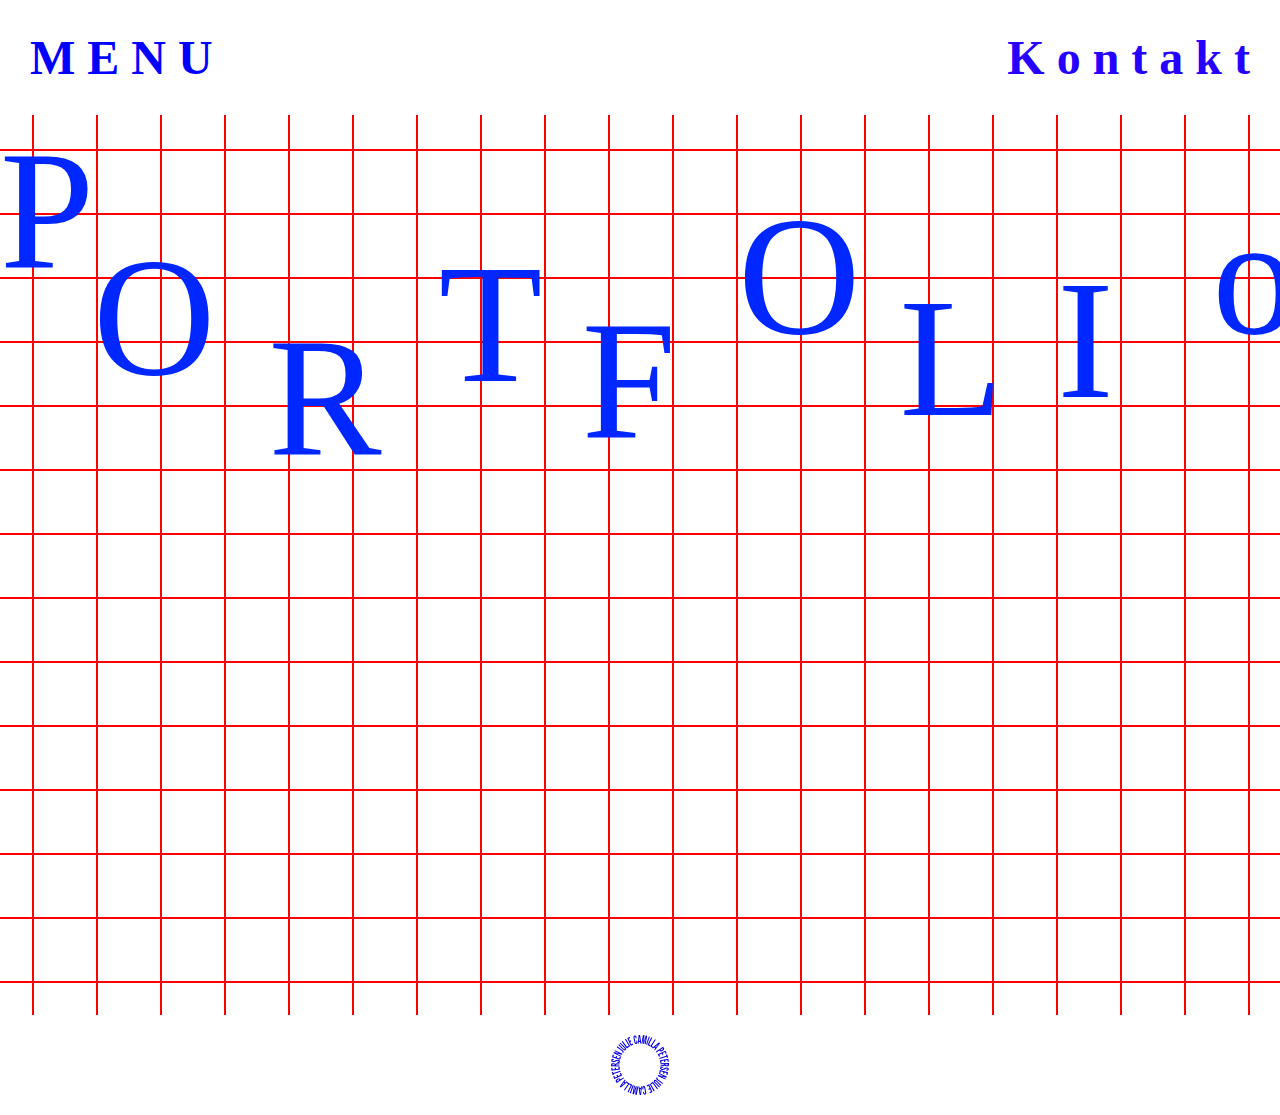
<file: index.html>
<!DOCTYPE html>
<html lang="en">
  <head>
    <meta charset="UTF-8" />
    <meta http-equiv="X-UA-Compatible" content="IE=edge" />
    <meta name="viewport" content="width=device-width, initial-scale=1.0" />
    <link rel="stylesheet" href="allesider.css" />
    <link rel="stylesheet" href="forside.css" />

    <title>JULIE CP</title>

    <link rel="icon" type="image/svg+xml" href="img/favicon.svg" />
    <link rel="icon" type="image/png" href="img/favicon.png" />
  </head>
  <body>
    <!-- Header med links -->
    <header>
      <nav>
        <!-- <ul class="links">
          <li><a href="index.html">Forside</a></li>
          <li><a href="om.html">Om mig</a></li>
          <li><a href="projekter.html">Projekter</a></li>
        </ul> -->
        <!-- The overlay -->
        <div id="myNav" class="overlay">
          <!-- Button to close the overlay navigation -->
          <a href="javascript:void(0)" class="closebtn" onclick="closeNav()"
            >&times;</a
          >

          <!-- Overlay content -->
          <div class="overlay-content">
            <a href="index.html">F o r s i d e</a>
            <a href="om.html">O m m i g</a>
            <a href="projekter.html">P r o j e k t e r</a>
          </div>
        </div>

        <!-- Use any element to open/show the overlay navigation menu -->
        <div id="om_menu">
          <span onclick="openNav()">M E N U</span>
          <div class="kontakt_knap">
            <a href="https://linktr.ee/juliecp">K o n t a k t</a>
          </div>
        </div>
      </nav>
    </header>

    <main>
      <!-- Splash-section -->
      <section id="splash"><img src="img/portfolio.svg" alt="" /></section>

      <!-- Section med tekst-->
    </main>
    <section>
      <footer>
        <div class="logo">
          <img src="img/footer_blue.svg" alt="" />
        </div>
      </footer>
    </section>

    <script src="allesider.js"></script>
  </body>
</html>
</file>
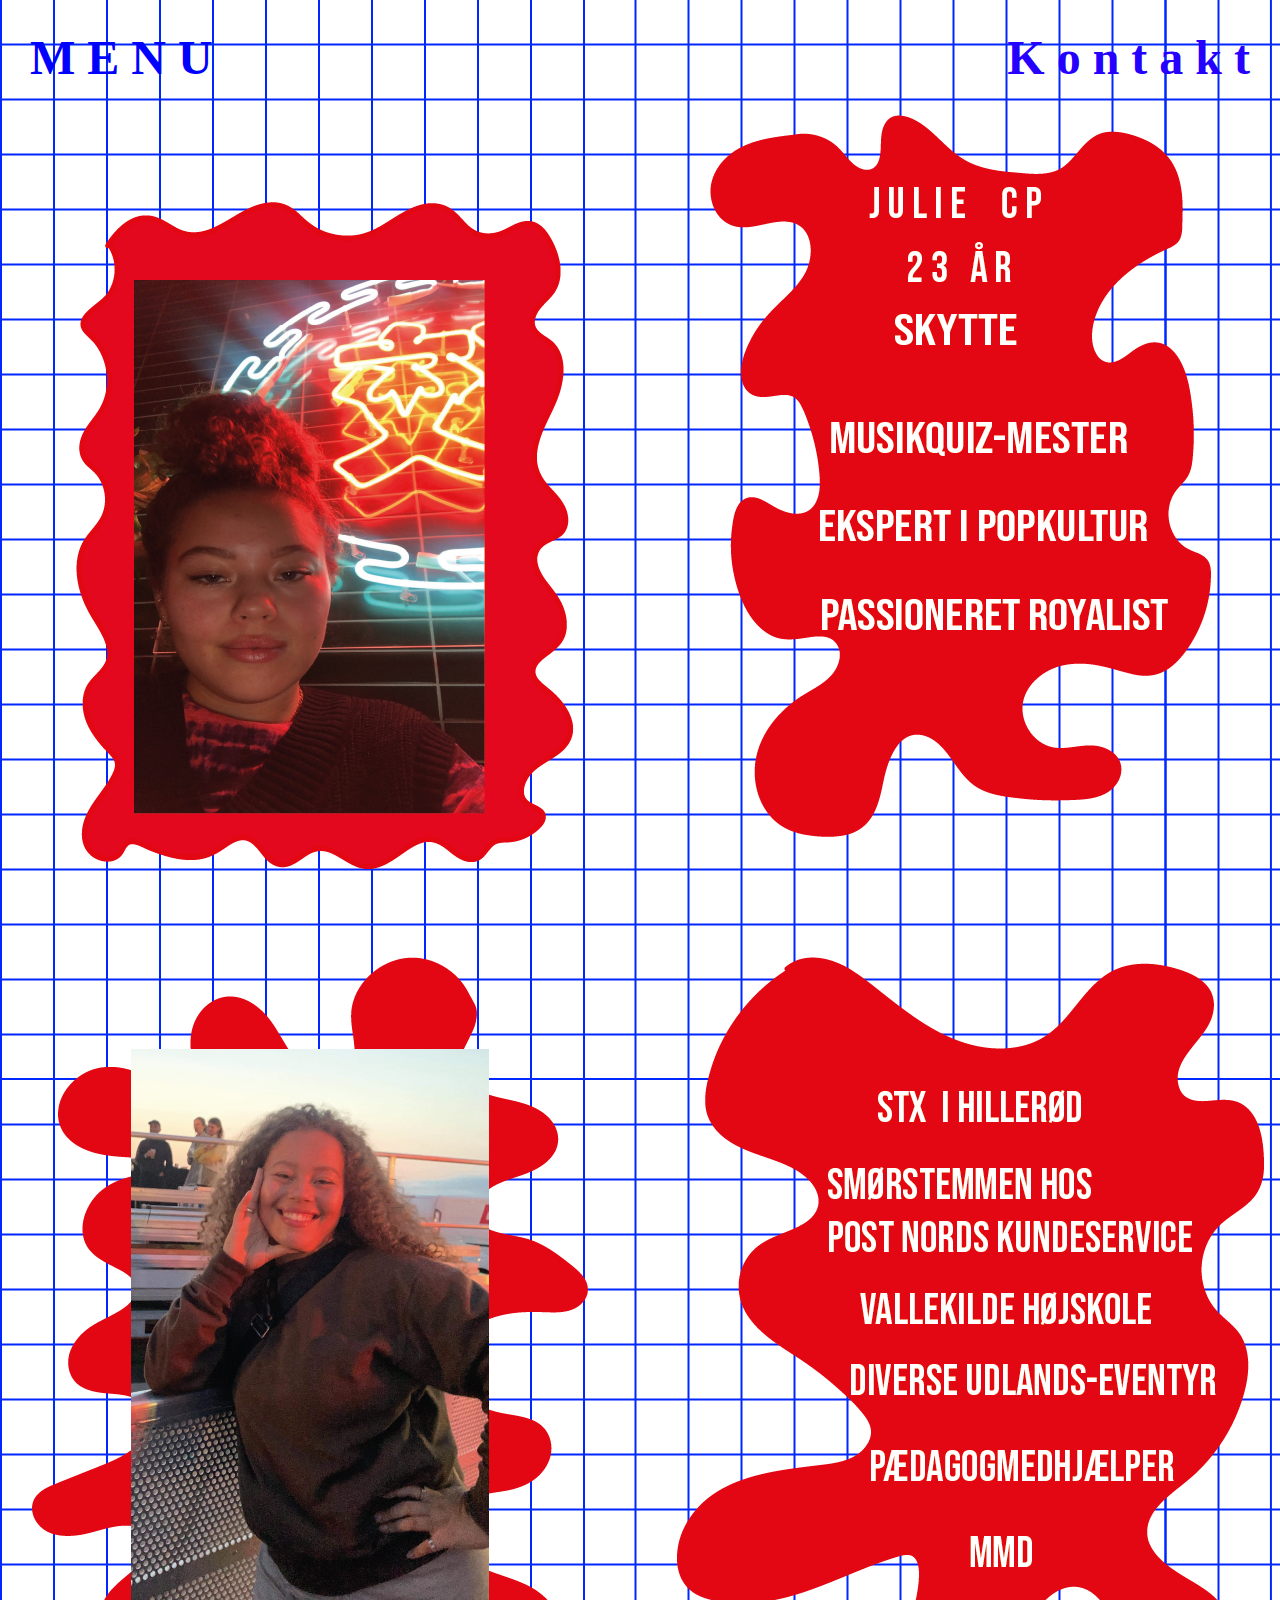
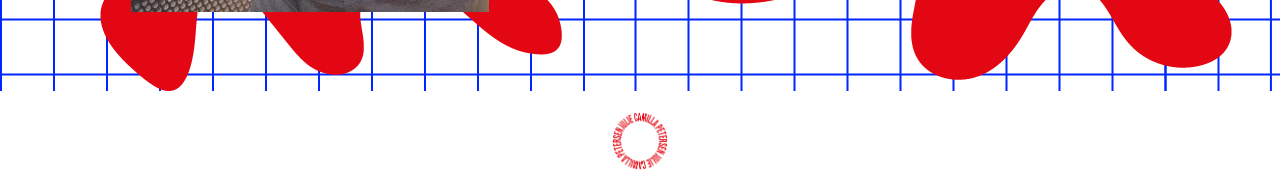
<file: om.html>
<!DOCTYPE html>
<html lang="en">
  <head>
    <meta charset="UTF-8" />
    <meta http-equiv="X-UA-Compatible" content="IE=edge" />
    <meta name="viewport" content="width=device-width, initial-scale=1.0" />
    <title>Om mig</title>

    <link rel="stylesheet" href="allesider.css" />
    <link rel="stylesheet" href="om.css" />
    <link rel="icon" type="image/svg+xml" href="img/favicon.svg" />
    <link rel="icon" type="image/png" href="img/favicon.png" />
  </head>
  <body>
    <header>
      <nav>
        <!-- <ul class="links">
          <li><a href="index.html">Forside</a></li>
          <li><a href="om.html">Om mig</a></li>
          <li><a href="projekter.html">Projekter</a></li>
        </ul> -->
        <!-- The overlay -->
        <div id="myNav" class="overlay">
          <!-- Button to close the overlay navigation -->
          <a href="javascript:void(0)" class="closebtn" onclick="closeNav()"
            >&times;</a
          >

          <!-- Overlay content -->
          <div class="overlay-content">
            <a href="index.html">Forside</a>
            <a href="om.html">Om mig</a>
            <a href="projekter.html">Projekter</a>
          </div>
        </div>

        <!-- Use any element to open/show the overlay navigation menu -->
        <div id="om_menu">
          <span onclick="openNav()">M E N U</span>
          <div class="kontakt_knap">
            <a href="https://linktr.ee/juliecp">K o n t a k t</a>
          </div>
        </div>
      </nav>
    </header>

    <main>
      <section id="top">
        <img class="zoom" src="img/om_pic_top.png" alt="" />
        <img class="zoom" src="img/om_txt_top.png" alt="" />
      </section>
      <section id="bottom">
        <img class="zoom" src="img/om_pic_bottom.png" alt="" />
        <img class="zoom" src="img/om_txt_bottom.png" alt="" />
      </section>
    </main>
    <section>
      <footer>
        <div class="logo">
          <img src="img/footer.png" alt="" />
        </div>
      </footer>
    </section>
    <script src="allesider.js"></script>
  </body>
</html>
</file>
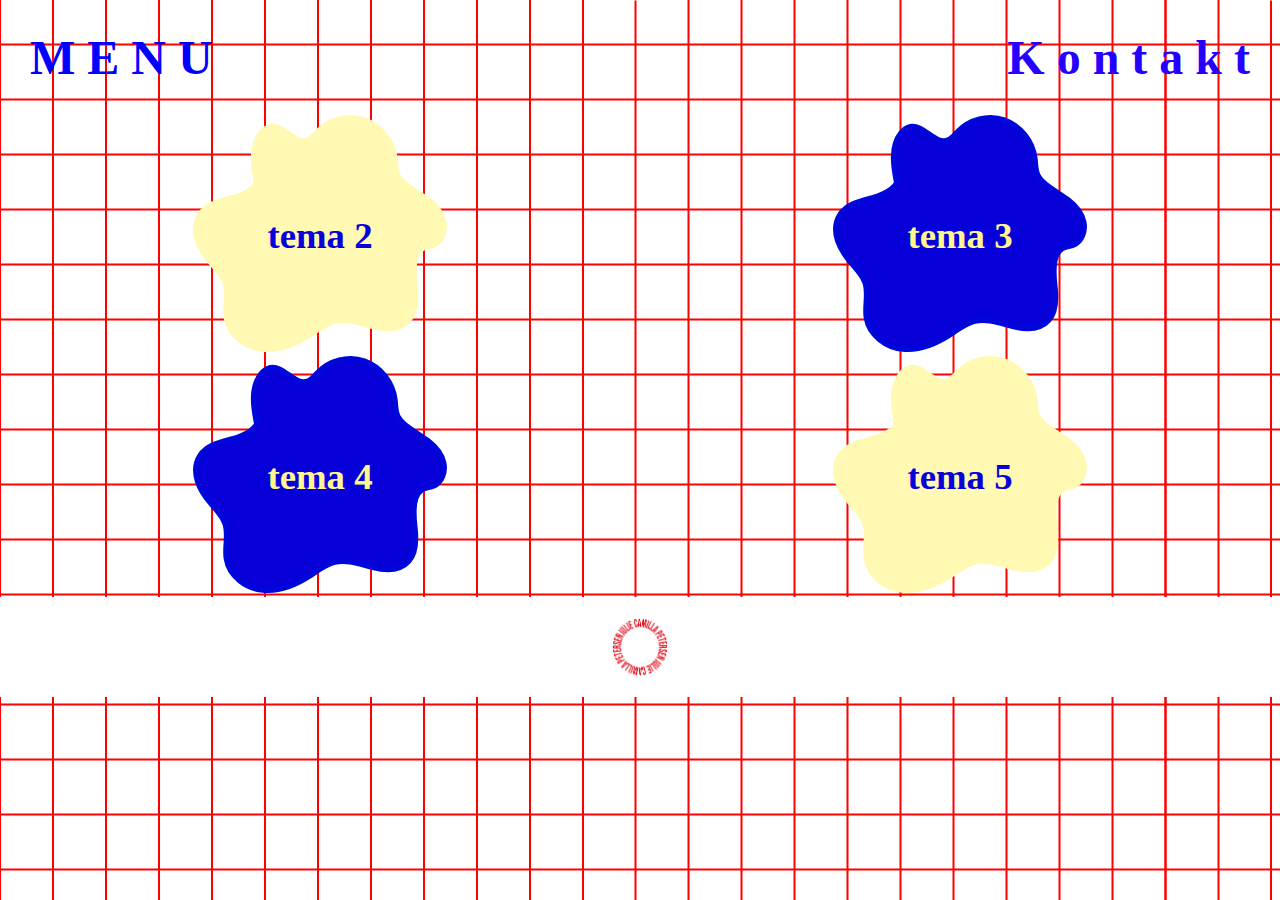
<file: projekter.html>
<!DOCTYPE html>
<html lang="en">
  <head>
    <meta charset="UTF-8" />
    <meta http-equiv="X-UA-Compatible" content="IE=edge" />
    <meta name="viewport" content="width=device-width, initial-scale=1.0" />
    <title>Om mig</title>
    <link rel="stylesheet" href="allesider.css" />
    <link rel="stylesheet" href="projekter.css" />
    <link rel="icon" type="image/svg+xml" href="img/favicon.svg" />
    <link rel="icon" type="image/png" href="img/favicon.png" />
  </head>
  <body>
    <header>
      <nav>
        <!-- The overlay -->
        <div id="myNav" class="overlay">
          <!-- Button to close the overlay navigation -->
          <a href="javascript:void(0)" class="closebtn" onclick="closeNav()"
            >&times;</a
          >

          <!-- Overlay content -->
          <div class="overlay-content">
            <a href="index.html">Forside</a>
            <a href="om.html">Om mig</a>
            <a href="projekter.html">Projekter</a>
          </div>
        </div>

        <!-- Use any element to open/show the overlay navigation menu -->
        <div id="om_menu">
          <span onclick="openNav()">M E N U</span>
          <div class="kontakt_knap">
            <a href="https://linktr.ee/juliecp">K o n t a k t</a>
          </div>
        </div>
      </nav>
    </header>

    <main>
      <!-- <section id="section1">
        <div class="img1">
          <img src="img/img2.png" alt="" />
          <div class="overlay">
            <div class="text">
              <button><a href="">Klik her</a></button>
            </div>
          </div>
        </div>
        <div class="text1"></div>
      </section> -->
      <section id="top">
        <section id="section2">
          <div class="knap2">
            <img src="img/gul_knap.svg" alt="" style="width: 100%" />
            <a href="tema2.html" class="btn">tema 2</a>
          </div>
        </section>

        <section id="section3">
          <div class="knap3">
            <img src="img/blaa_knap.svg" alt="" style="width: 100%" />

            <a class="btn" href="tema3.html">tema 3</a>
          </div>
        </section>
      </section>

      <section id="bottom">
        <section id="section4">
          <div class="knap4">
            <img src="img/blaa_knap.svg" alt="" style="width: 100%" />
            <a class="btn" href="tema4.html">tema 4</a>
          </div>
        </section>

        <section id="section5">
          <div class="knap5">
            <img src="img/gul_knap.svg" alt="" style="width: 100%" />
            <a class="btn" href="tema5.html">tema 5</a>
          </div>
        </section>
      </section>
    </main>
    <section>
      <footer>
        <div class="logo">
          <img src="img/footer.png" alt="" />
        </div>
      </footer>
    </section>
    <script src="allesider.js"></script>
  </body>
</html>
</file>
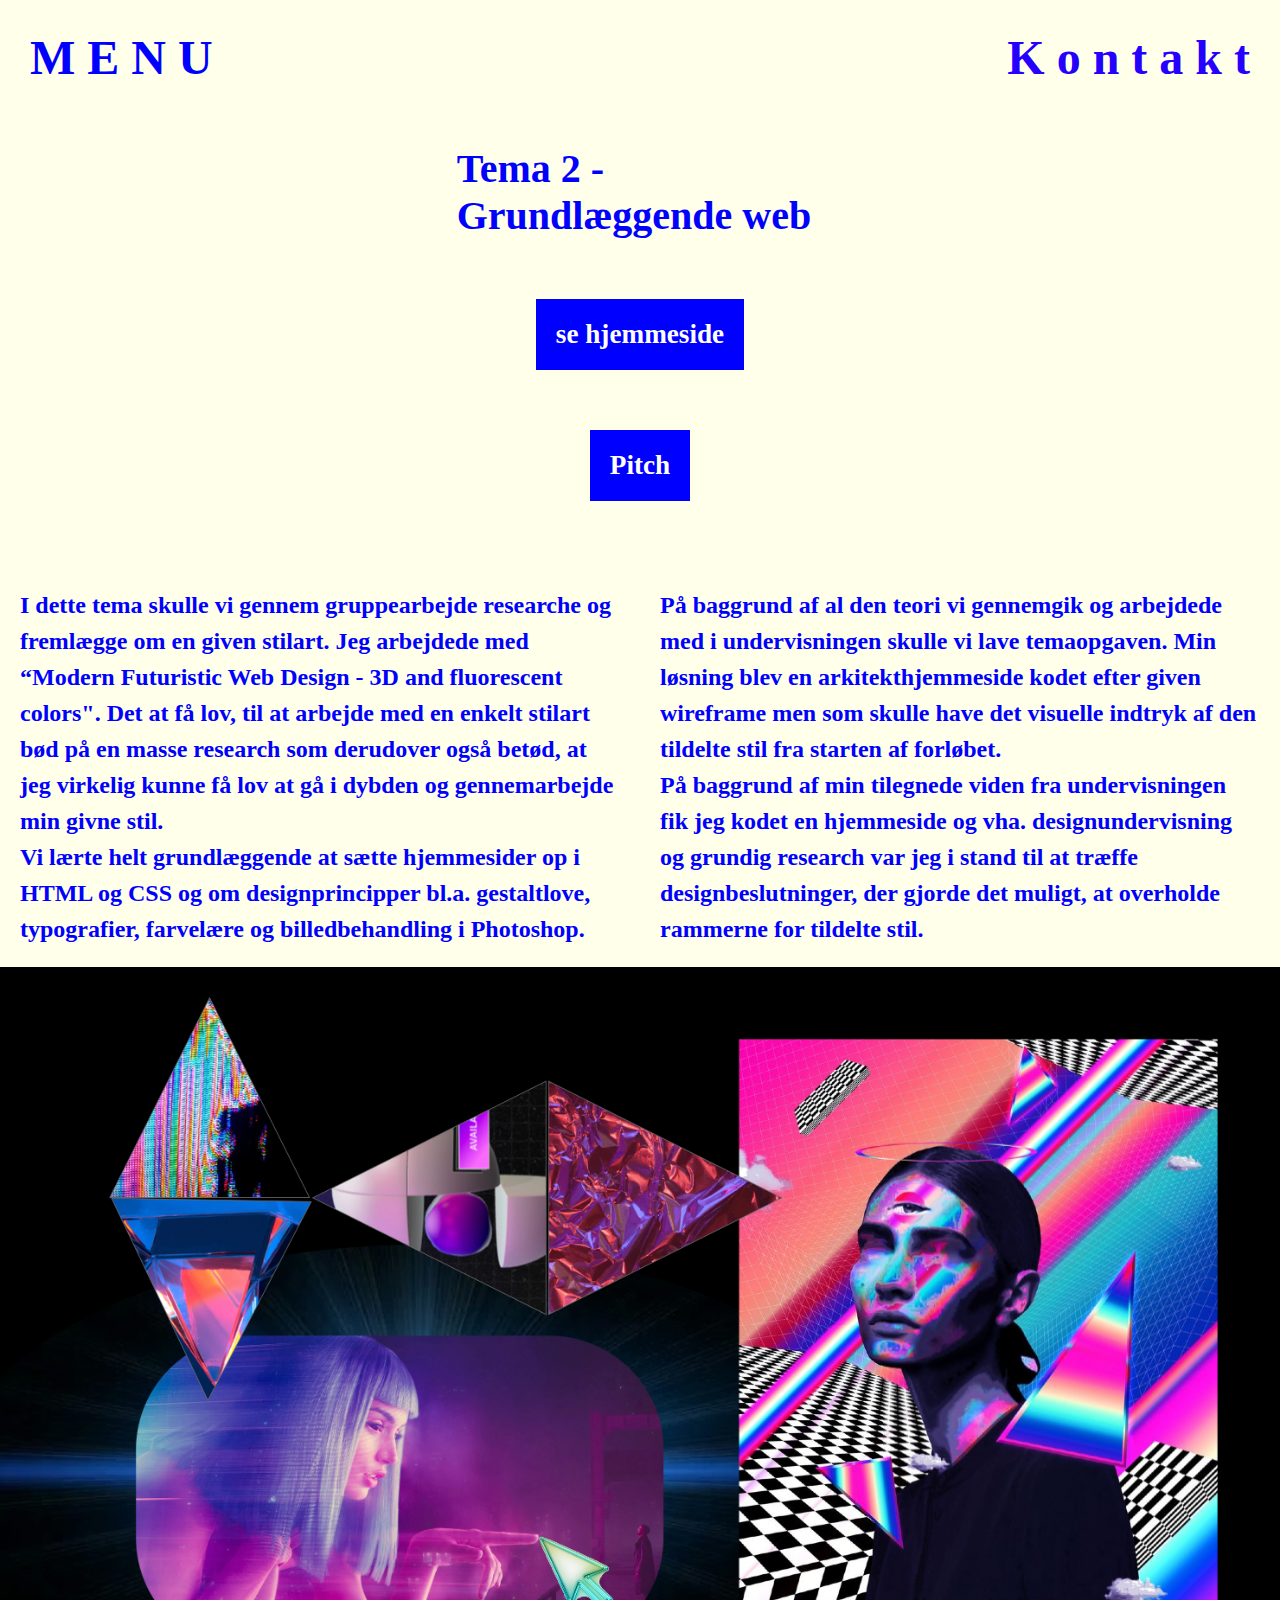
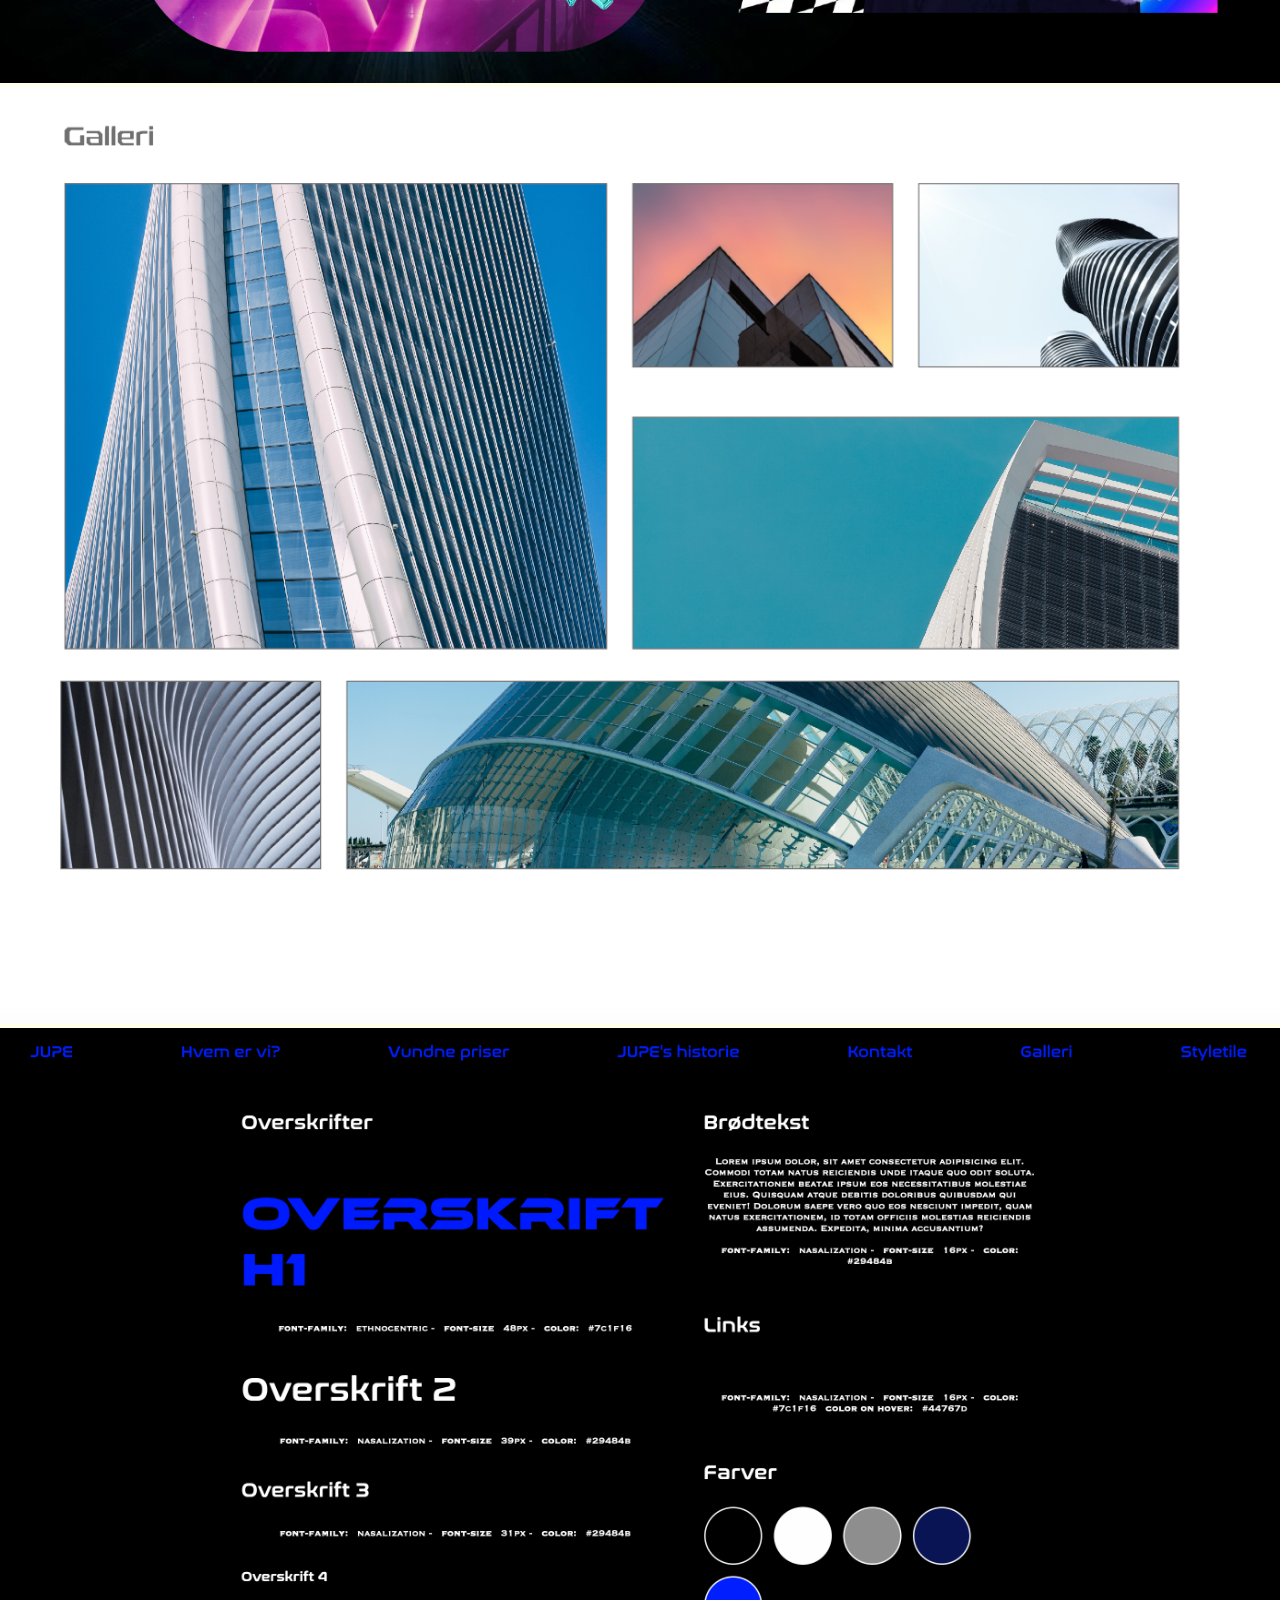
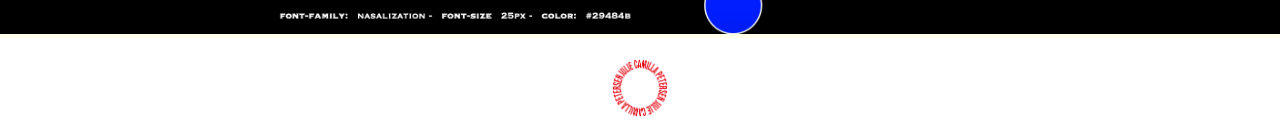
<file: tema2.html>
<!DOCTYPE html>
<html lang="en">
  <head>
    <meta charset="UTF-8" />
    <meta http-equiv="X-UA-Compatible" content="IE=edge" />
    <meta name="viewport" content="width=device-width, initial-scale=1.0" />
    <title>TEMA 2</title>
    <link rel="stylesheet" href="allesider.css" />
    <link rel="stylesheet" href="tema2.css" />
    <link rel="icon" type="image/svg+xml" href="img/favicon.svg" />
    <link rel="icon" type="image/png" href="img/favicon.png" />
  </head>
  <body>
    <!-- Header med links -->
    <header>
      <nav>
        <!-- The overlay -->
        <div id="myNav" class="overlay">
          <!-- Button to close the overlay navigation -->
          <a href="javascript:void(0)" class="closebtn" onclick="closeNav()"
            >&times;</a
          >

          <!-- Overlay content -->
          <div class="overlay-content">
            <a href="index.html">F o r s i d e</a>
            <a href="om.html">O m m i g</a>
            <a href="projekter.html">P r o j e k t e r</a>
          </div>
        </div>

        <!-- Use any element to open/show the overlay navigation menu -->
        <div id="om_menu">
          <span onclick="openNav()">M E N U</span>
          <div class="kontakt_knap">
            <a href="https://linktr.ee/juliecp">K o n t a k t</a>
          </div>
        </div>
      </nav>
    </header>

    <main>
      <section id="overskrift">
        <div class="overskrift">
          <h1>Tema 2 - Grundlæggende web</h1>
          <a
            class="btn"
            href="http://juliecp.dk/kea/02_web/04_responsive/responsive_v2/"
            >se hjemmeside</a
          >

          <a
            class="btn1"
            href="https://docs.google.com/presentation/d/1gUP2TlciOL-Gh9870nj5WU6W3rPnIJiIfUod706dEFY/edit?usp=sharing"
            >Pitch
          </a>
        </div>
      </section>

      <section id="text">
        <div class="text">
          <h2>
            <br />
            I dette tema skulle vi gennem gruppearbejde researche og fremlægge
            om en given stilart. Jeg arbejdede med “Modern Futuristic Web Design
            - 3D and fluorescent colors". Det at få lov, til at arbejde med en
            enkelt stilart bød på en masse research som derudover også betød, at
            jeg virkelig kunne få lov at gå i dybden og gennemarbejde min givne
            stil. <br />
            Vi lærte helt grundlæggende at sætte hjemmesider op i HTML og CSS og
            om designprincipper bl.a. gestaltlove, typografier, farvelære og
            billedbehandling i Photoshop.
          </h2>
        </div>

        <div class="txt2">
          <h2>
            <br />
            På baggrund af al den teori vi gennemgik og arbejdede med i
            undervisningen skulle vi lave temaopgaven. Min løsning blev en
            arkitekthjemmeside kodet efter given wireframe men som skulle have
            det visuelle indtryk af den tildelte stil fra starten af forløbet.
            <br />
            På baggrund af min tilegnede viden fra undervisningen fik jeg kodet
            en hjemmeside og vha. designundervisning og grundig research var jeg
            i stand til at træffe designbeslutninger, der gjorde det muligt, at
            overholde rammerne for tildelte stil.
          </h2>
        </div>
      </section>

      <section id="billeder">
        <div class="moodboard"><img src="img/web/moodboard.png" alt="" /></div>
        <div class="wireframe"><img src="img/web/wireframe.png" alt="" /></div>
        <div class="styletile"><img src="img/web/styletile.png" alt="" /></div>
      </section>

      <script src="allesider.js"></script>
    </main>
    <section>
      <footer>
        <div class="logo">
          <img src="img/footer.png" alt="" />
        </div>
      </footer>
    </section>
  </body>
</html>
</file>
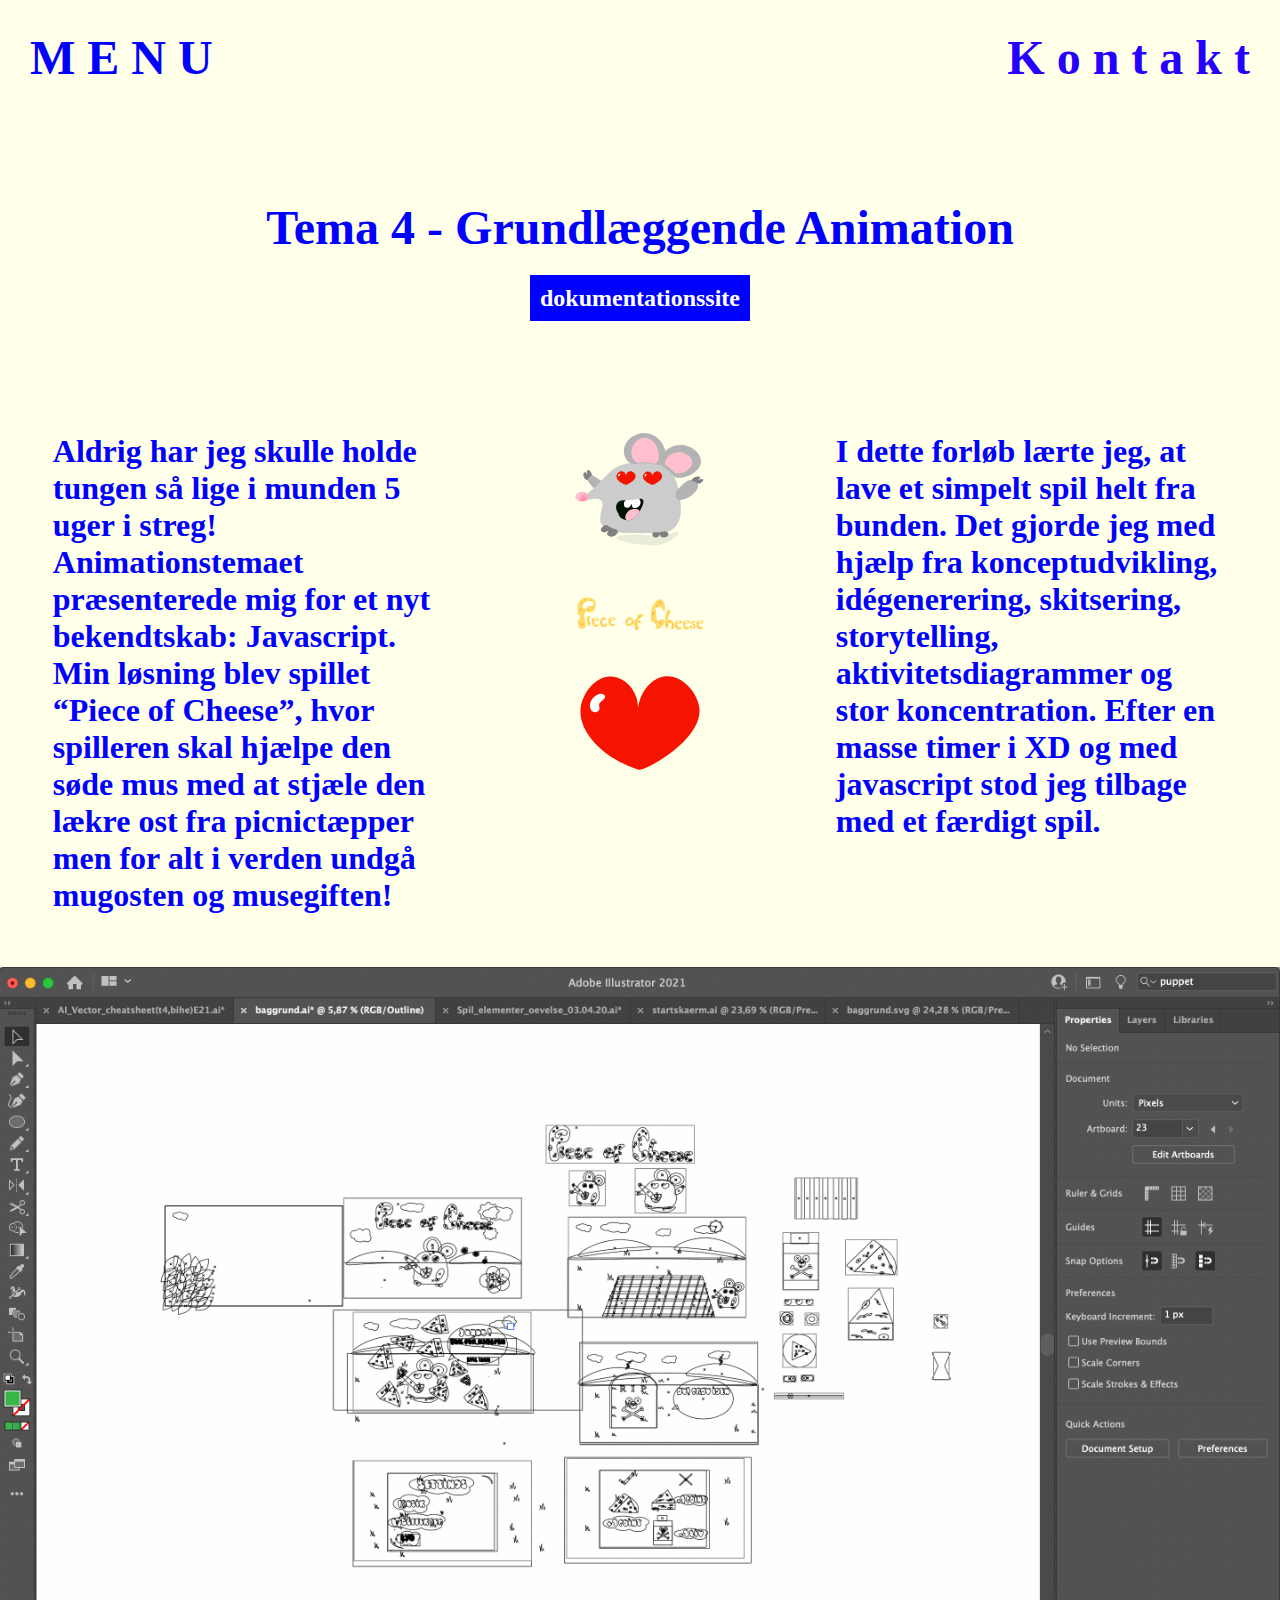
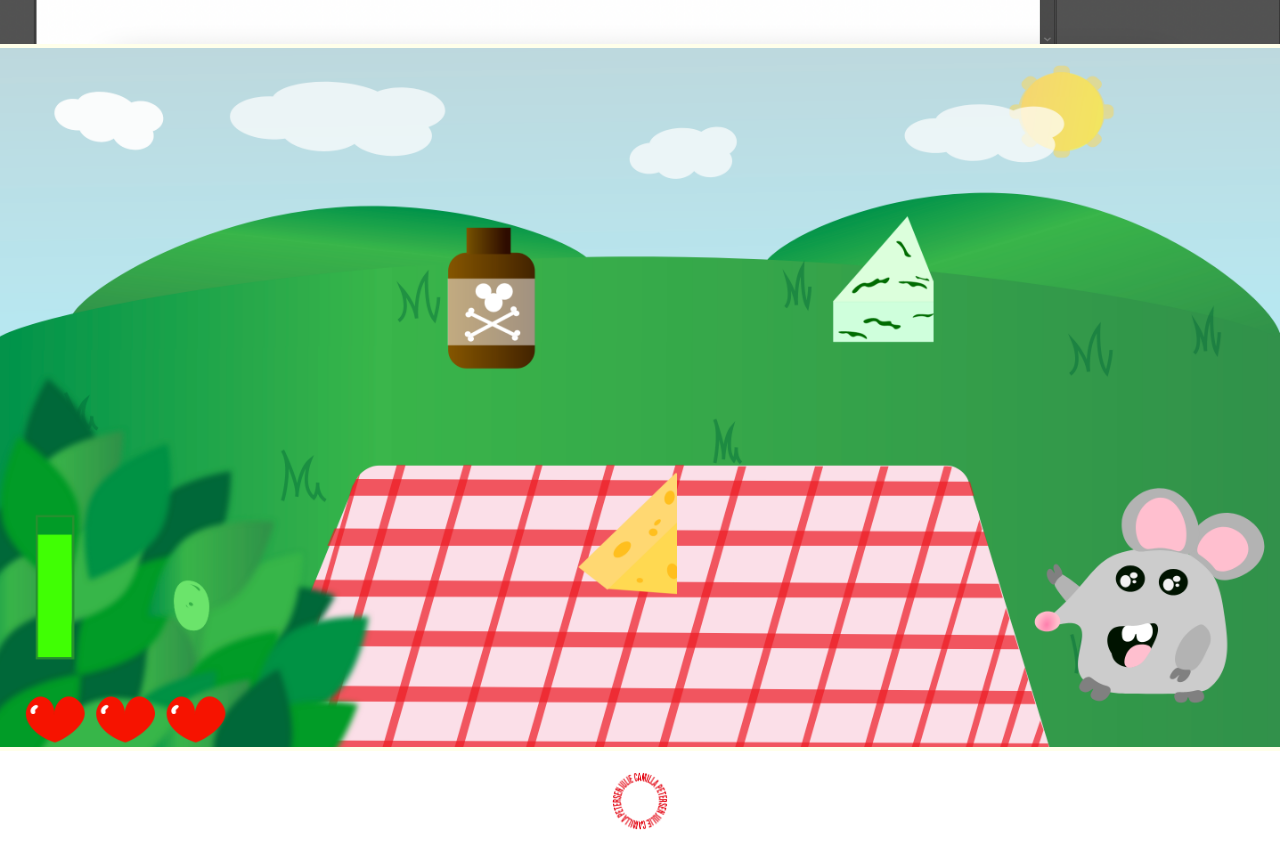
<file: tema4.html>
<!DOCTYPE html>
<html lang="en">
  <head>
    <meta charset="UTF-8" />
    <meta http-equiv="X-UA-Compatible" content="IE=edge" />
    <meta name="viewport" content="width=device-width, initial-scale=1.0" />
    <title>TEMA 4</title>
    <link rel="stylesheet" href="allesider.css" />

    <link rel="stylesheet" href="tema4.css" />
    <link rel="icon" type="image/svg+xml" href="img/favicon.svg" />
    <link rel="icon" type="image/png" href="img/favicon.png" />
  </head>
  <body>
    <!-- Header med links -->
    <header>
      <nav>
        <!-- The overlay -->
        <div id="myNav" class="overlay">
          <!-- Button to close the overlay navigation -->
          <a href="javascript:void(0)" class="closebtn" onclick="closeNav()"
            >&times;</a
          >

          <!-- Overlay content -->
          <div class="overlay-content">
            <a href="index.html">F o r s i d e</a>
            <a href="om.html">O m m i g</a>
            <a href="projekter.html">P r o j e k t e r</a>
          </div>
        </div>

        <!-- Use any element to open/show the overlay navigation menu -->
        <div id="om_menu">
          <span onclick="openNav()">M E N U</span>
          <div class="kontakt_knap">
            <a href="https://linktr.ee/juliecp">K o n t a k t</a>
          </div>
        </div>
      </nav>
    </header>

    <main>
      <section id="knapper">
        <div class="overskrift">
          <h1>Tema 4 - Grundlæggende Animation</h1>
</div>
<div>
          <a
            class="btn1"
            href="http://juliecp.dk/kea/04_animation/spil/index.html"
            >dokumentationssite</a
          >
        </div>
      </div>
      </section>

      <section id="text">
        <div class="text">
          <h2>
            Aldrig har jeg skulle holde tungen så lige i munden 5 uger i streg!
            <br />
            Animationstemaet præsenterede mig for et nyt bekendtskab:
            Javascript.
            <br />
            Min løsning blev spillet “Piece of Cheese”, hvor spilleren skal
            hjælpe den søde mus med at stjæle den lækre ost fra picnictæpper men
            for alt i verden undgå mugosten og musegiften!
            <br />
          </h2>
        </div>
        <div class="txt2">
          <h2>
            I dette forløb lærte jeg, at lave et simpelt spil helt fra bunden.
            Det gjorde jeg med hjælp fra konceptudvikling, idégenerering,
            skitsering, storytelling, aktivitetsdiagrammer og stor
            koncentration. Efter en masse timer i XD og med javascript stod jeg
            tilbage med et færdigt spil.
          </h2>
        </div>

        <div class="galleri">
          <div class="hjertemus">
            <img src="img/spil/hjertemus.svg" alt="" />
          </div>
          <div class="logo"><img src="img/spil/logo.svg" alt="" /></div>
          <div class="liv"><img src="img/spil/liv.svg" alt="" /></div>
        </div>
      </section>

      <section id="section3">
        <div class="skitse"><img src="img/spil/alleskitser.png" alt="" /></div>
        <div class="spilscreen">
          <img src="img/spil/spilleterigang.png" alt="" />
        </div>
      </section>

      <script src="allesider.js"></script>
    </main>
    <section>
      <footer>
        <div class="logo">
          <img src="img/footer.png" alt="" />
        </div>
      </footer>
    </section>
  </body>
</html>
</file>
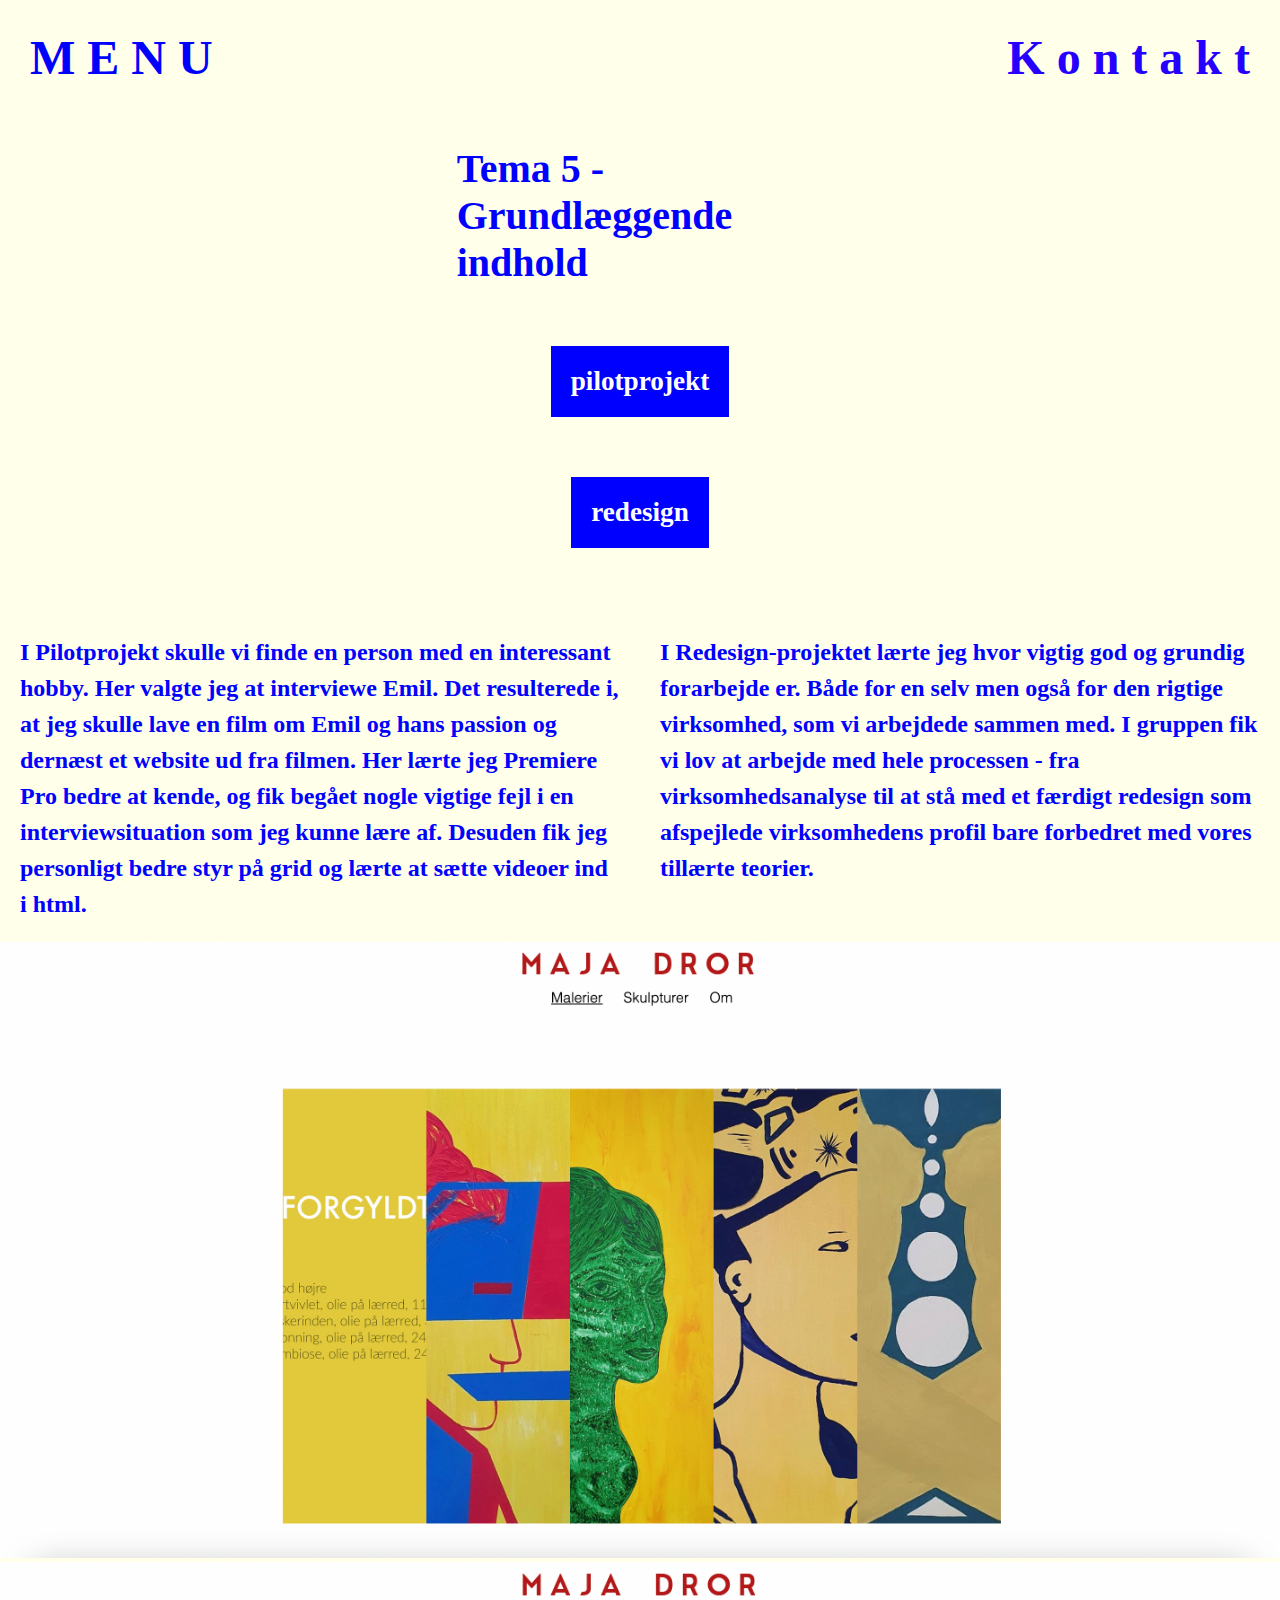
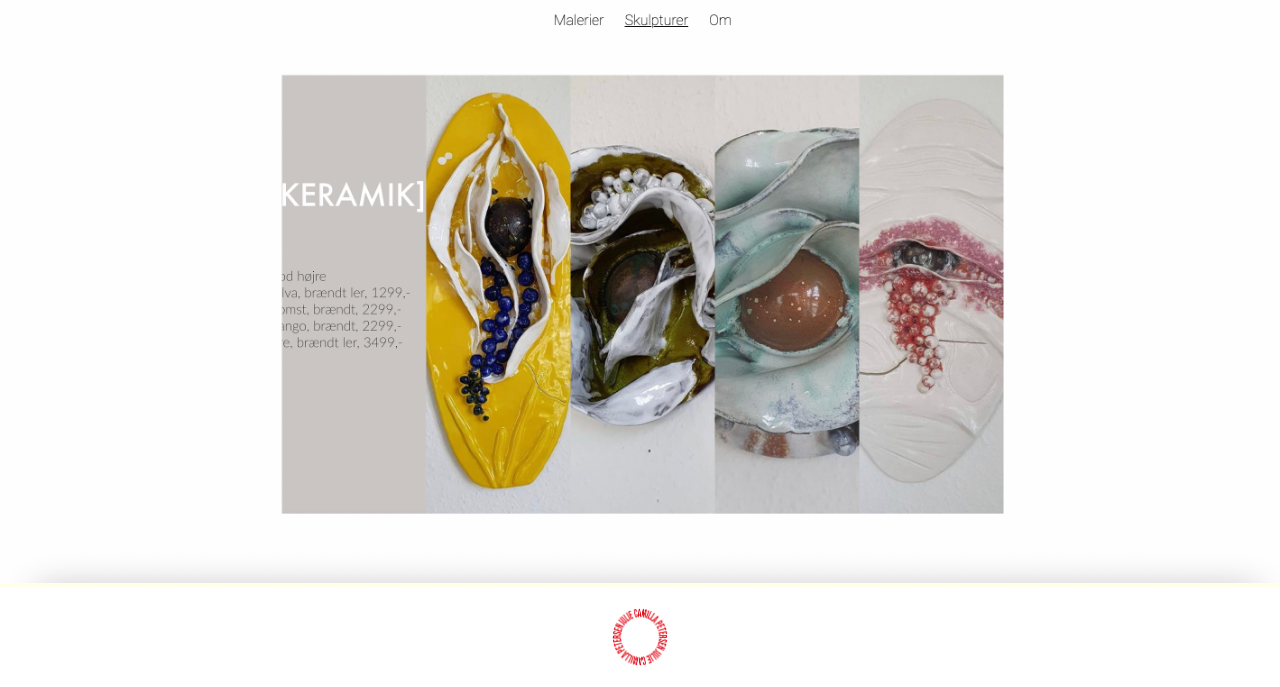
<file: tema5.html>
<!DOCTYPE html>
<html lang="en">
  <head>
    <meta charset="UTF-8" />
    <meta http-equiv="X-UA-Compatible" content="IE=edge" />
    <meta name="viewport" content="width=device-width, initial-scale=1.0" />
    <title>TEMA 5</title>
    <link rel="stylesheet" href="allesider.css" />
    <link rel="stylesheet" href="tema2.css" />
    <link rel="icon" type="image/svg+xml" href="img/favicon.svg" />
    <link rel="icon" type="image/png" href="img/favicon.png" />
  </head>
  <body>
    <!-- Header med links -->
    <header>
      <nav>
        <!-- The overlay -->
        <div id="myNav" class="overlay">
          <!-- Button to close the overlay navigation -->
          <a href="javascript:void(0)" class="closebtn" onclick="closeNav()"
            >&times;</a
          >

          <!-- Overlay content -->
          <div class="overlay-content">
            <a href="index.html">F o r s i d e</a>
            <a href="om.html">O m m i g</a>
            <a href="projekter.html">P r o j e k t e r</a>
          </div>
        </div>

        <!-- Use any element to open/show the overlay navigation menu -->
        <div id="om_menu">
          <span onclick="openNav()">M E N U</span>
          <div class="kontakt_knap">
            <a href="https://linktr.ee/juliecp">K o n t a k t</a>
          </div>
        </div>
      </nav>
    </header>

    <main>
      <section id="overskrift">
        <div class="overskrift">
          <h1>Tema 5 - Grundlæggende indhold</h1>
          <a
            class="btn"
            href="http://juliecp.dk/kea/05_indhold/pilotprojekt/index.html"
            >pilotprojekt</a
          >

          <a
            class="btn1"
            href="https://eloquent-chandrasekhar-db8836.netlify.app/index.html?fbclid=IwAR1MzO1NOuswiC7ZOQzAFwiQTJzw0AVRdPRP-mWnFV7IvUmxiFu2PRxUqas"
            >redesign
          </a>
        </div>
      </section>

      <section id="text">
        <div class="text">
          <h2>
            <br />
            I Pilotprojekt skulle vi finde en person med en interessant hobby.
            Her valgte jeg at interviewe Emil. Det resulterede i, at jeg skulle
            lave en film om Emil og hans passion og dernæst et website ud fra
            filmen. Her lærte jeg Premiere Pro bedre at kende, og fik begået
            nogle vigtige fejl i en interviewsituation som jeg kunne lære af.
            Desuden fik jeg personligt bedre styr på grid og lærte at sætte
            videoer ind i html.
          </h2>
        </div>

        <div class="txt2">
          <h2>
            <br />
            I Redesign-projektet lærte jeg hvor vigtig god og grundig forarbejde
            er. Både for en selv men også for den rigtige virksomhed, som vi
            arbejdede sammen med. I gruppen fik vi lov at arbejde med hele
            processen - fra virksomhedsanalyse til at stå med et færdigt
            redesign som afspejlede virksomhedens profil bare forbedret med
            vores tillærte teorier.
          </h2>
        </div>
      </section>

      <section id="billeder">
        <div class="malerier">
          <img src="img/redesign/malerier2.png" alt="" />
        </div>
        <div class="skulpturer">
          <img src="img/redesign/skulpturer.png" alt="" />
        </div>
      </section>

      <script src="allesider.js"></script>
    </main>
    <section>
      <footer>
        <div class="logo">
          <img src="img/footer.png" alt="" />
        </div>
      </footer>
    </section>
  </body>
</html>
</file>
<file: allesider.css>
* {
  margin: 0px;
  box-sizing: border-box;
}

img {
  max-width: 100%;
}

body {
  background-color: #ffffea;
  font-family: "Bebas Neue";
  font-weight: bold;
  line-height: normal;
}

span {
  color: blue;
}

footer {
  width: 100%;
  object-fit: scale-down;
}

h1 {
  color: blue;
  font-size: 3rem;
  position: static;
}

h2 {
  color: blue;
  font-size: 2rem;
}

/* nav .links a {
  text-decoration: none;
  font-family: "Dazzle Unicase";
  font-size: 3rem;
  font-weight: bold;
  color: #ff0000;
}

header {
  gap: 10px;
  position: sticky;
  background-color: #ffeaf3;
  width: 100%;
}

header nav ul {
  display: flex;
  justify-content: space-between;
  list-style: none;
  margin: 0;
  padding: 1%;
  padding-bottom: 0;
  gap: 30px;
  overflow-x: auto;
} */

/* The Overlay (background) */
.overlay {
  /* Height & width depends on how you want to reveal the overlay (see JS below) */
  height: 100%;
  width: 0;
  position: fixed; /* Stay in place */
  z-index: 1; /* Sit on top */
  left: 0;
  top: 0;
  background-color: rgb(
    0,
    38,
    255
  ); /* Black fallback color - BAGGRUNDFARVE PÅ MENU*/
  background-color: rgba(
    255,
    255,
    215,
    0.9
  ); /* Black w/opacity - FARVE PÅ STREG*/
  overflow-x: hidden; /* Disable horizontal scroll */
  transition: 0.5s; /* 0.5 second transition effect to slide in or slide down the overlay (height or width, depending on reveal) */
}

/* Position the content inside the overlay */
.overlay-content {
  position: relative;
  top: 25%; /* 25% from the top */
  width: 100%; /* 100% width */
  text-align: center; /* Centered text/links */
  margin-top: 30px; /* 30px top margin to avoid conflict with the close button on smaller screens */
}

/* The navigation links inside the overlay - TEKSTFARVE*/
.overlay a {
  padding: 8px;
  text-decoration: none;
  font-family: "Bebas Neue";
  font-weight: bolder;
  font-size: 3.5rem;
  color: #2600ff;
  display: block; /* Display block instead of inline */
  transition: 0.3s; /* Transition effects on hover (color) */
}

/* When you mouse over the navigation links, change their color */
.overlay a:hover,
.overlay a:focus {
  color: #ff0000;
}

/* Position the close button (top right corner) */
.overlay .closebtn {
  position: absolute;
  top: 20px;
  right: 45px;
  font-size: 60px;
}

/* When the height of the screen is less than 450 pixels, change the font-size of the links and position the close button again, so they don't overlap */
@media screen and (max-height: 450px) {
  .overlay a {
    font-size: 20px;
  }
  .overlay .closebtn {
    font-size: 40px;
    top: 15px;
    right: 35px;
  }

  #om_menu {
    font-size: 2rem;
  }
}

footer {
  background-color: #ffffff;
  width: 100%;
  padding: 20px;
  height: 100px;
  display: flex;
  justify-content: center;
}

.logo {
  height: 100%;
}

.logo img {
  height: 100%;
  width: unset;
}

.kontakt_knap a {
  text-decoration: none;
  color: #2600ff;
}

#om_menu {
  display: flex;
  justify-content: space-between;
  padding: 30px;
  font-size: 3rem;
  flex-wrap: wrap;
}
</file>
<file: forside.css>
body {
  color: blue;
}

img {
  width: 100%;
  vertical-align: middle;
}

#splash {
  height: 100vh;
  background-image: linear-gradient(red 2px, transparent 2px),
    linear-gradient(90deg, red 2px, transparent 2px);
  background-size: 5vw 5vw;
  background-position: center center;
}

body {
  background-color: white;
}
</file>
<file: om.css>
body {
  background-image: url(img/tern_blue.png);
}

.zoom {
  transition: transform 2s; /* Animation */
  margin: 0 auto;
}

.zoom:hover {
  transform: scale(1.1);
}

/* Gør billeder responsive så det fungerer på mobile */
@media (min-width: 600px) {
  #top {
    display: grid;
    grid-template-columns: 1fr 1fr;
  }

  #bottom {
    display: grid;
    grid-template-columns: 1fr 1fr;
    gap: 40px;
  }
}
</file>
<file: projekter.css>
body {
  background-image: url(img/tern-red.png);
}

img {
  max-width: 100%;
  height: auto;
  animation-name: puls_kf;
  animation-duration: 2s;
  animation-iteration-count: infinite;
  animation-timing-function: linear;
  animation-direction: alternate;
}

.footer {
  animation: none;
}

@keyframes puls_kf {
  0% {
    transform: scale(0.9);
  }

  100% {
    transform: scale(1);
  }
}

a {
  text-decoration: none;
}

a :visited {
  color: white;
}

/* KNAP TIL TEMA 2 */
.knap2 {
  position: relative;
  width: 100%;
  max-width: 400px;
}

.knap2 img {
  width: 100%;
  height: auto;
}

.knap2 .btn {
  position: absolute;
  inset: 0;
  display: flex;
  align-items: center;
  justify-content: center;
  font-size: 2.3rem;
  font-family: "Bebas Neue";
  padding: 16px 30px;
  border: none;
  cursor: pointer;
  border-radius: 5px;
  text-align: center;
}

.knap2 a {
  color: #0800d9;
}

/* KNAP TIL TEMA 3 */
.knap3 {
  position: relative;
  width: 100%;
  max-width: 400px;
}

.knap3 img {
  width: 100%;
  height: auto;
}

.knap3 .btn {
  position: absolute;
  inset: 0;
  display: flex;
  align-items: center;
  justify-content: center;
  font-size: 2.3rem;
  font-family: "Bebas Neue";
  padding: 16px 30px;
  border: none;
  cursor: pointer;
  border-radius: 5px;
  text-align: center;
}

.knap3 a {
  color: #fff690;
}

/* 
KNAP TIL TEMA 4 */
#top,
#bottom {
  display: flex;
  flex-direction: row;
  flex-wrap: wrap;
  justify-content: space-around;
}

.knap4 {
  position: relative;
  width: 100%;
  max-width: 400px;
}

.knap4 img {
  width: 100%;
  height: auto;
}

.knap4 .btn {
  position: absolute;
  inset: 0;
  display: flex;
  align-items: center;
  justify-content: center;
  font-size: 2.3rem;
  font-family: "Bebas Neue";
  padding: 16px 30px;
  border: none;
  cursor: pointer;
  border-radius: 5px;
  text-align: center;
}

.knap4 :visited {
  color: #fff690;
}

.knap4 a {
  color: #fff690;
}

/* KNAP TIL TEMA 5 */
.knap5 {
  position: relative;
  width: 100%;
  max-width: 400px;
}

.knap5 img {
  width: 100%;
  height: auto;
}

.knap5 .btn {
  position: absolute;
  inset: 0;
  display: flex;
  align-items: center;
  justify-content: center;
  font-size: 2.3rem;
  font-family: "Bebas Neue";
  padding: 16px 30px;
  border: none;
  cursor: pointer;
  border-radius: 5px;
  text-align: center;
}

.knap5 a {
  color: #0800d9;
}
</file>
<file: tema2.css>
.text h2,
.txt2 h2 {
  padding: 10px;
  margin: 10px;
  color: blue;
  font-size: 1.5rem;
  line-height: 1.5;
}

#overskrift {
  font-size: 2.5rem;
  margin: 0px;
}

#overskrift h1 {
  align-content: center;
  padding: 30px;
}

.btn,
.btn1 {
  padding: 20px;
  font-family: "Bebas Neue";
  font-size: 1.7rem;
  position: relative;
  background-color: blue;
  margin: 30px;
}

a.btn,
.btn1 {
  text-decoration: none;
  color: rgb(255, 255, 255);
}

@media (min-width: 600px) {
  #overskrift {
    display: grid;
    grid-template-columns: 1fr 1fr 1fr;
    grid-template-rows: 1fr;
  }

  .overskrift {
    grid-column: 2/3;
    grid-row: 1/2;
    display: flex;
    align-items: center;
    flex-direction: column;
  }

  .overskrift h1 {
    font-size: 2.5rem;
  }

  .btn {
    grid-column: 2/3;
    grid-row: 2/2;
  }

  @media (min-width: 600px) {
    #text {
      display: grid;
      grid-template-columns: 1fr 1fr 1fr 1fr;
      grid-template-rows: 1fr;
    }

    .text {
      grid-column: 1/3;
      grid-row: 1/2;
    }

    .txt2 {
      grid-column: 3/5;
      grid-row: 1/2;
    }
  }
}
</file>
<file: tema4.css>
.btn1,
.btn2 {
  padding: 10px;
  font-family: "Bebas Neue";
  font-size: 1.5rem;

  background-color: blue;
  height: 100px;
  width: 600px;
}

a.btn1,
.btn2 {
  text-decoration: none;
  color: rgb(255, 255, 255);
}

a.btn2 {
  padding: 10px;
  font-family: "Bebas Neue";
  font-size: 2rem;
  position: relative;
  background-color: blue;
  height: 100px;
  width: 600px;
}

img {
  width: 100%;
}

#knapper {
  padding: 2.3rem;
  margin: 3rem;
}

#text {
  padding: 2.3rem;
  margin: 1rem;
}

/* WEB */
@media (min-width: 600px) {
  #knapper {
    display: flex;
    align-items: center;
    flex-direction: column;
    gap: 30px;
  }

  .btn1 {
    grid-column: 3/4;
    grid-row: 1/2;
  }

  .btn2 {
    grid-column: 4/5;
    grid-row: 1/2;
  }

  .overskrift {
    grid-column: 1/2;
    grid-row: 1/2;
  }

  @media (min-width: 600px) {
    #text {
      display: grid;
      grid-template-columns: 1fr 1fr 1fr;
    }

    .text {
      grid-column: 1/2;
      grid-row: 1/2;
      font-size: 2rem;
    }

    .txt2 {
      grid-column: 3/4;
      grid-row: 1/2;
    }
  }

  @media (min-width: 600px) {
    .galleri {
      display: grid;
      grid-template-columns: 1fr 1fr 1fr;
      grid-template-rows: 1fr 1fr 1fr 1fr;
    }

    .hjertemus {
      grid-column: 2/3;
      grid-row: 1/2;
    }

    .logo {
      grid-column: 2/3;
      grid-row: 2/3;
    }

    .liv {
      grid-column: 2/3;
      grid-row: 3/4;
    }
  }
}
</file>
